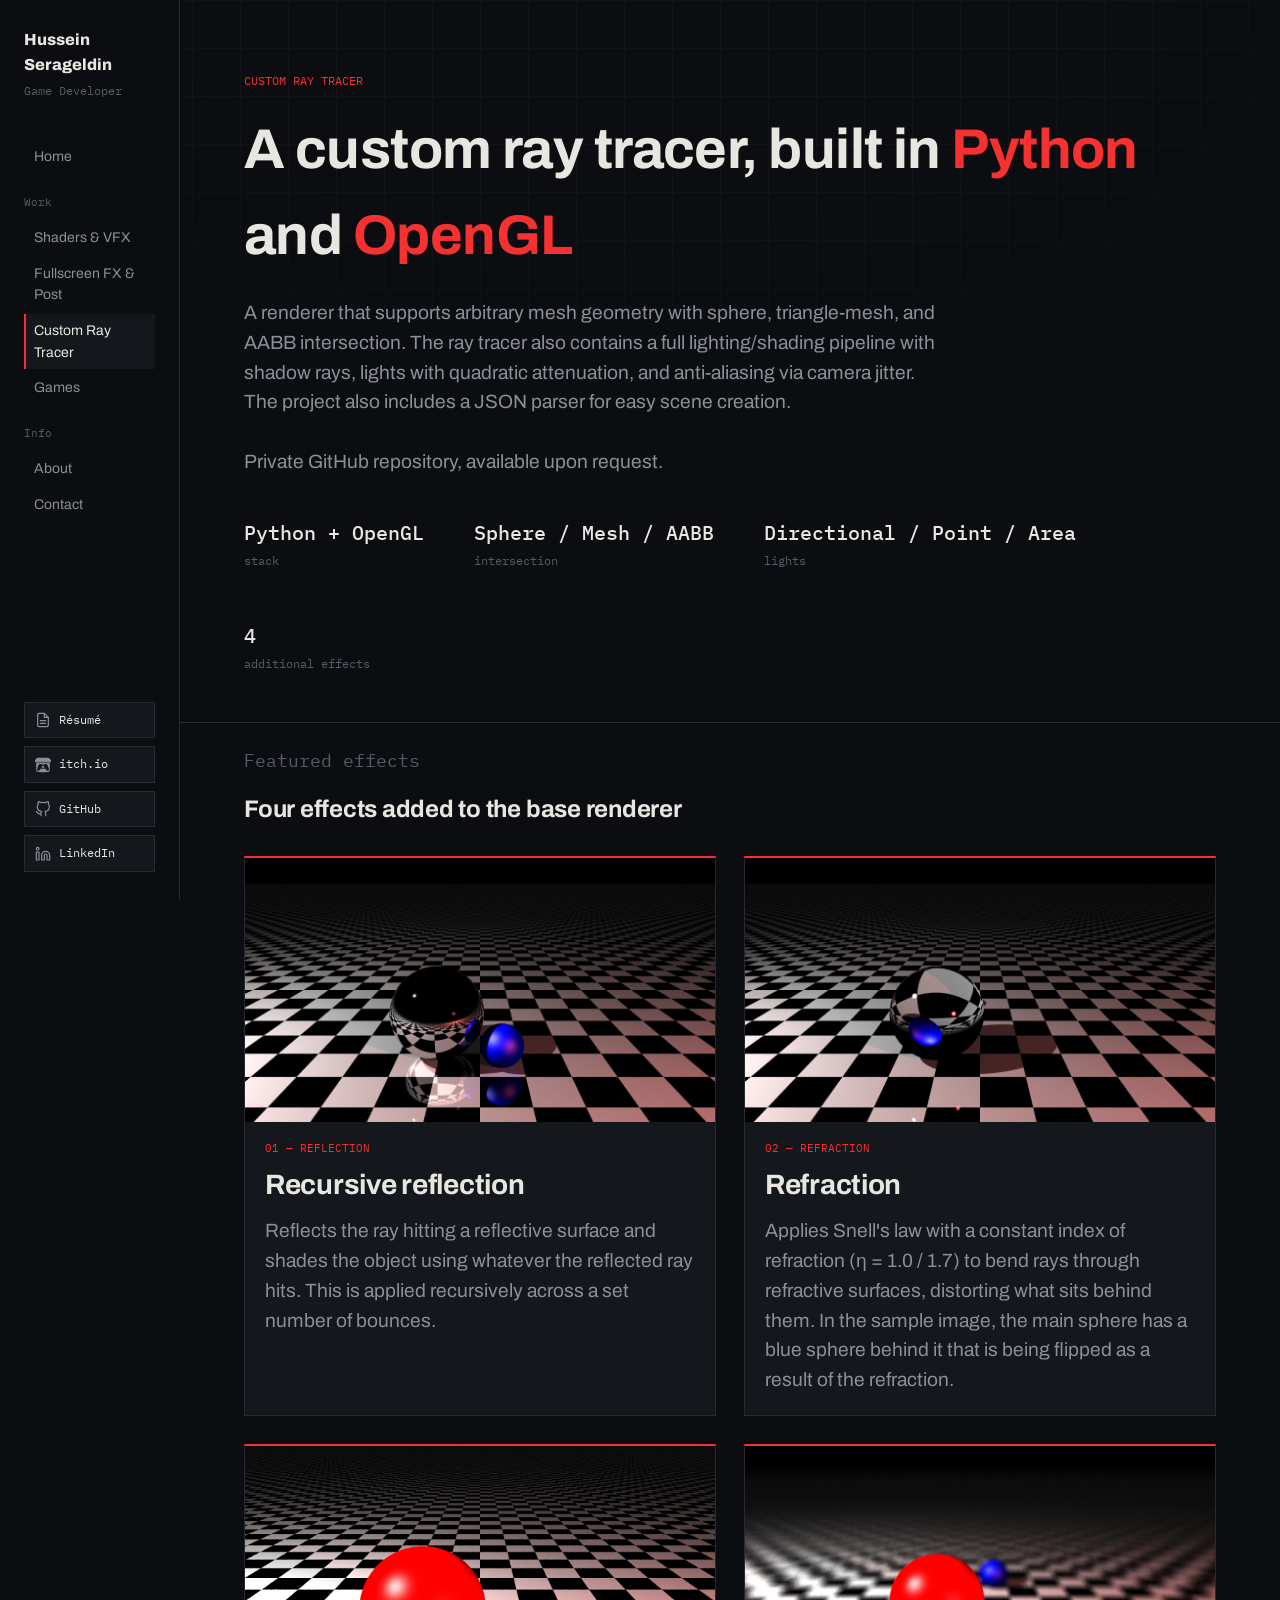
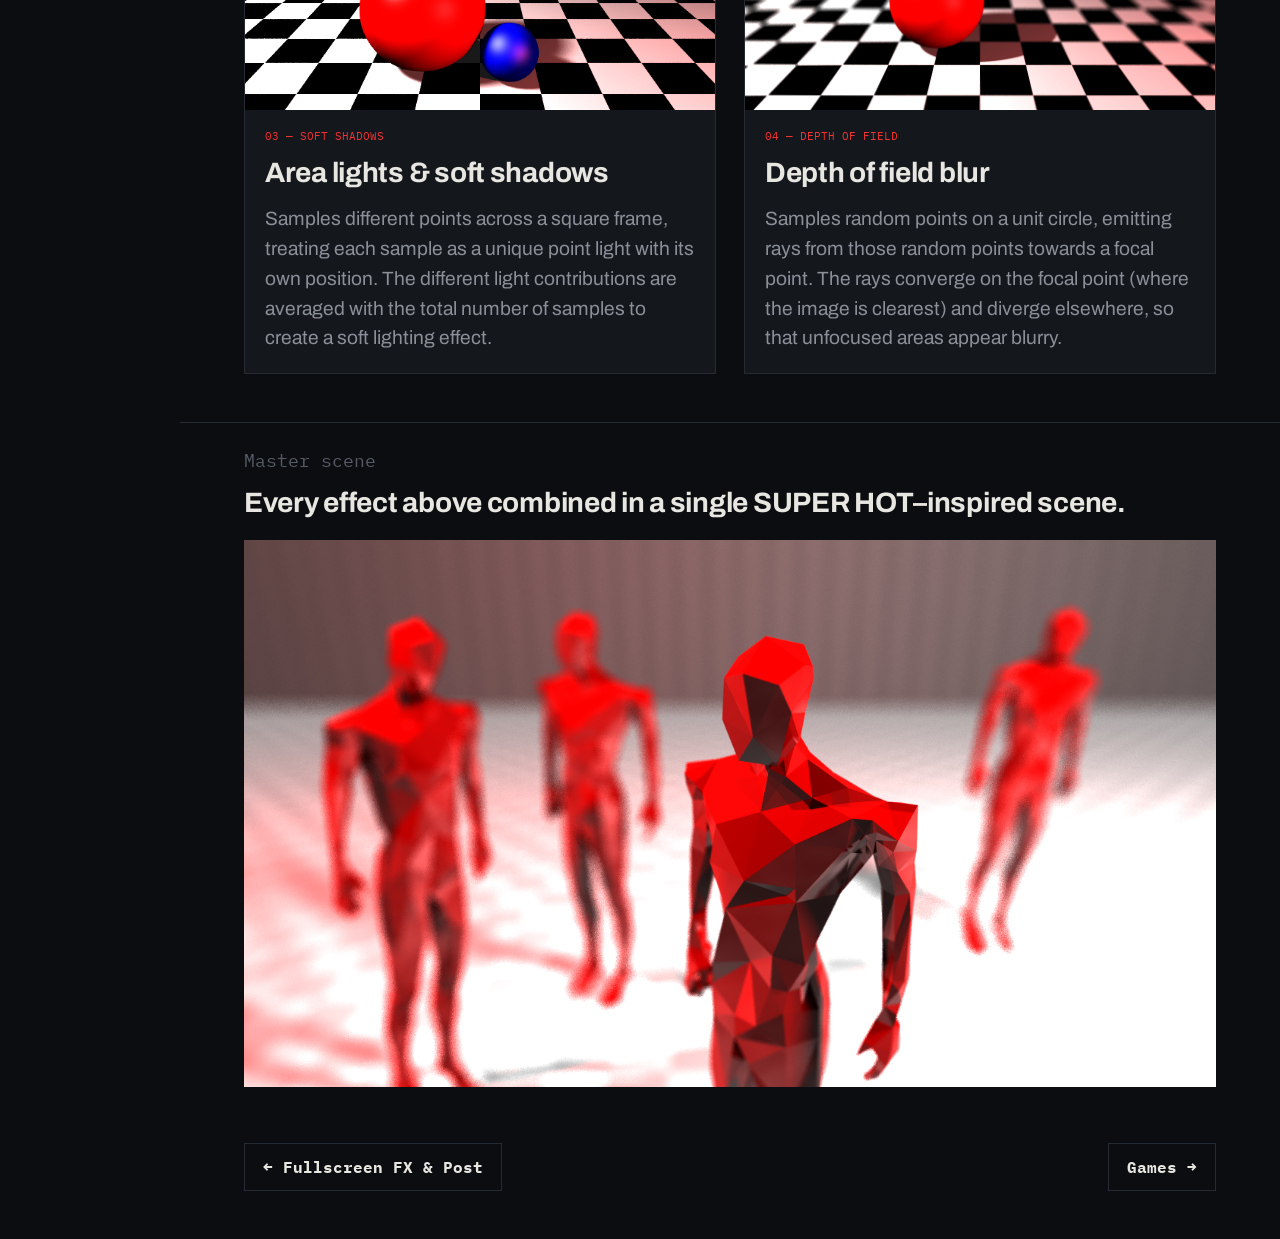
<file: project-raytracer.html>
<!DOCTYPE html>
<html lang="en">
<head>
<meta charset="UTF-8">
<meta name="viewport" content="width=device-width, initial-scale=1.0">
<title>Custom Ray Tracer — Hussein Serageldin</title>
<link rel="stylesheet" href="style.css">
</head>
<body>
<div class="grid-bg"></div>
<button class="rail__toggle" aria-label="Toggle navigation">☰</button>

<div class="shell">
  <aside class="rail">
    <a class="rail__brand" href="index.html">
      <span class="name">Hussein Serageldin</span>
      <span class="role">Game Developer</span>
    </a>
    <nav class="rail__nav">
      <a href="index.html" data-accent="neutral">Home</a>
      <div class="rail__section-label">Work</div>
      <a href="project-shader.html" data-accent="shader">Shaders &amp; VFX</a>
      <a href="project-postfx.html" data-accent="post">Fullscreen FX &amp; Post</a>
      <a href="project-raytracer.html" data-accent="rt" class="active">Custom Ray Tracer</a>
      <a href="index.html#games" data-accent="neutral">Games</a>
      <div class="rail__section-label">Info</div>
      <a href="index.html#about" data-accent="neutral">About</a>
      <a href="index.html#contact" data-accent="neutral">Contact</a>
    </nav>
    <div class="rail__footer">
      <div class="rail__links">
        <a href="https://drive.google.com/drive/folders/1M_noXEOhhQ-ZogdKJG5Q22TNXv6RhpxW?usp=sharing" class="hero-link" target="_blank" rel="noopener">
          <span class="hero-link__icon">
            <img src="media/resumeicon.svg" alt="">
          </span>
          <span>Résumé</span>
        </a>
        <a href="https://averageosiris.itch.io/" class="hero-link">
          <span class="hero-link__icon">
            <img src="media/itchicon.svg" alt="">
          </span>
          <span>itch.io</span>
        </a>
        <a href="https://github.com/HusseinSerag7910" class="hero-link">
          <span class="hero-link__icon">
            <img src="media/githubicon.svg" alt="">
          </span>
          <span>GitHub</span>
        </a>
        <a href="https://www.linkedin.com/in/husseinserag/" class="hero-link">
          <span class="hero-link__icon">
            <img src="media/linkedinicon.svg" alt="">
          </span>
          <span>LinkedIn</span>
        </a>
      </div>
    </div>
  </aside>

  <main>

    <!-- HERO -->
    <section class="section" style="padding-top: 72px; padding-bottom: 48px;">
      <div class="mono" style="font-size:12px; color:var(--rt);">CUSTOM RAY TRACER</div>
      <h1 style="font-size: clamp(32px, 5vw, 56px); margin-top:16px; max-width:28ch;">
        A custom ray tracer, built in <span style="color: var(--rt);">Python</span> and <span style="color: var(--rt);">OpenGL</span>
      </h1>
      <p class="prose" style="--prose-size:24px; margin-top:18px; max-width:64ch;">
        A renderer that supports arbitrary mesh geometry with sphere, triangle-mesh, and AABB intersection. The
        ray tracer also contains a full lighting/shading pipeline with shadow rays, lights with quadratic attenuation, 
        and anti-aliasing via camera jitter. The project also includes a JSON parser for easy scene creation.

        <br><br>
        Private GitHub repository, available upon request.
      </p>

      <div class="readout" style="margin-top:40px; gap: 50px;">
        <div class="readout__item"><b>Python + OpenGL</b>stack</div>
        <div class="readout__item"><b>Sphere / Mesh / AABB</b>intersection</div>
        <div class="readout__item"><b>Directional / Point / Area</b>lights</div>
        <div class="readout__item"><b>4</b>additional effects</div>
      </div>
    </section>

    <!-- FEATURED EFFECTS -->
    <section class="section" style="padding-top: 24px; padding-bottom: 48px;">
      <div class="eyebrow-num">Featured effects</div>
      <h2 style="font-size:24px; margin-top:16px; max-width:45ch;">Four effects added to the base renderer</h2>

      <div class="work-grid effects-grid-2up" style="margin-top:28px; gap: 28px;">

        <div class="work-card" data-accent="rt">
          <div class="work-card__thumb">
            <img src="media/Reflection.png" alt="" loading="lazy"
                 onerror="this.style.display='none'; this.nextElementSibling.style.display='flex';">
            <span class="work-card__thumb-fallback mono">IMAGE / VIDEO</span>
          </div>
          <div class="work-card__body">
            <div class="mono work-card__label" style="color: var(--rt);">01 — REFLECTION</div>
            <h3 class="work-card__title" style="font-size:28px;">Recursive reflection</h3>
            <p class="prose" style="margin-top:14px; --prose-size:24px;">
              Reflects the ray hitting a reflective surface and shades the object using whatever the
              reflected ray hits. This is applied recursively across a set number of bounces.
            </p>
          </div>
        </div>

        <div class="work-card" data-accent="rt">
          <div class="work-card__thumb">
            <img src="media/Redraction.png" alt="" loading="lazy"
                 onerror="this.style.display='none'; this.nextElementSibling.style.display='flex';">
            <span class="work-card__thumb-fallback mono">IMAGE / VIDEO</span>
          </div>
          <div class="work-card__body">
            <div class="mono work-card__label" style="color: var(--rt);">02 — REFRACTION</div>
            <h3 class="work-card__title" style="font-size:28px;">Refraction</h3>
            <p class="prose" style="margin-top:14px; --prose-size:24px;">
              Applies Snell's law with a constant index of refraction (η = 1.0 / 1.7) to
              bend rays through refractive surfaces, distorting what sits behind them. 
              In the sample image, the main sphere has a blue sphere behind it that is being flipped as a result of the refraction.
            </p>
          </div>
        </div>

        <div class="work-card" data-accent="rt">
          <div class="work-card__thumb">
            <img src="media/AreaLight.png" alt="" loading="lazy"
                 onerror="this.style.display='none'; this.nextElementSibling.style.display='flex';">
            <span class="work-card__thumb-fallback mono">IMAGE / VIDEO</span>
          </div>
          <div class="work-card__body">
            <div class="mono work-card__label" style="color: var(--rt);">03 — SOFT SHADOWS</div>
            <h3 class="work-card__title" style="font-size:28px;">Area lights &amp; soft shadows</h3>
            <p class="prose" style="margin-top:14px; --prose-size:24px;">
              Samples different points across a square frame, treating each sample as a unique 
              point light with its own position. The different light contributions are averaged with 
              the total number of samples to create a soft lighting effect.
            </p>
          </div>
        </div>

        <div class="work-card" data-accent="rt">
          <div class="work-card__thumb">
            <img src="media/Dof.png" alt="" loading="lazy"
                 onerror="this.style.display='none'; this.nextElementSibling.style.display='flex';">
            <span class="work-card__thumb-fallback mono">IMAGE / VIDEO</span>
          </div>
          <div class="work-card__body">
            <div class="mono work-card__label" style="color: var(--rt);">04 — DEPTH OF FIELD</div>
            <h3 class="work-card__title" style="font-size:28px;">Depth of field blur</h3>
            <p class="prose" style="margin-top:14px; --prose-size:24px;">
              Samples random points on a unit circle, emitting rays from those 
              random points towards a focal point. The rays converge on the focal point (where the 
              image is clearest) and diverge elsewhere, so that unfocused areas appear blurry.
            </p>
          </div>
        </div>

      </div>
    </section>

    <!-- MASTER SCENE -->
    <section class="section" style="padding-top: 24px; padding-bottom: 48px; border-bottom: none;">
      <div class="eyebrow-num">Master scene</div>
<h3 class="work-card__title" style="font-size:28px;">Every effect above combined in a single SUPER HOT–inspired scene.

</h3>
      <div class="work-card__thumb" style="aspect-ratio:16/9; margin-top:20px; max-width: 1500px;">
        <img src="media/RayTracerRender.png" alt="" loading="lazy"
             onerror="this.style.display='none'; this.nextElementSibling.style.display='flex';">
        <span class="work-card__thumb-fallback mono">IMAGE / VIDEO</span>
      </div>

      <div style="margin-top:56px; display:flex; justify-content:space-between; align-items:center; flex-wrap:wrap; gap:16px;">
        <a class="btn" href="project-postfx.html">← Fullscreen FX &amp; Post</a>
        <a class="btn" href="index.html#games">Games →</a>
      </div>
    </section>

  </main>
</div>

<script src="script.js"></script>
</body>
</html>
</file>
<file: style.css>
@import url('https://fonts.googleapis.com/css2?family=Archivo:ital,wght@0,400;0,500;0,600;0,700;0,800;1,500&family=IBM+Plex+Mono:wght@400;500;600&display=swap');

:root{
  --bg-void:    #0B0D10;
  --bg-panel:   #14171C;
  --bg-panel-2: #1B1F26;
  --line:       #262B33;
  --line-soft:  #1E222A;

  --text:       #E8E6E1;
  --text-dim:   #8A8F98;
  --text-faint: #565C67;

  --shader:     #fe468a;
  --shader-dim: #6B3527;
  --post:       #4AD9C7;
  --post-dim:   #285A53;
  --rt:         hsl(0, 92%, 58%);
  --rt-dim:     #473B6B;
  --gold:       #D4A94A;

  --font-display: 'Archivo', sans-serif;
  --font-mono: 'IBM Plex Mono', monospace;

  --nav-w: 220px;
}

*{ box-sizing: border-box; }
html{ scroll-behavior: smooth; color-scheme: dark; }

::-webkit-scrollbar{ width: 12px; height: 12px; }
::-webkit-scrollbar-track{ background: var(--bg-void); }
::-webkit-scrollbar-thumb{ background: var(--line); border: 3px solid var(--bg-void); border-radius: 8px; }
::-webkit-scrollbar-thumb:hover{ background: var(--text-faint); }

body{
  margin: 0;
  overflow-x: hidden;
  background: var(--bg-void);
  color: var(--text);
  font-family: var(--font-display);
  font-size: 16px;
  line-height: 1.55;
  -webkit-font-smoothing: antialiased;
}

/* faint wireframe grid — literal nod to a 3D viewport, not decoration */
.grid-bg{
  position: fixed;
  inset: 0;
  z-index: 0;
  pointer-events: none;
  background-image:
    linear-gradient(var(--line-soft) 1px, transparent 1px),
    linear-gradient(90deg, var(--line-soft) 1px, transparent 1px);
  background-size: 48px 48px;
  opacity: 0.35;
  mask-image: radial-gradient(ellipse 80% 60% at 50% 0%, black 40%, transparent 90%);
}

a{ color: inherit; text-decoration: none; }

h1,h2,h3,h4{
  font-family: var(--font-display);
  font-weight: 700;
  margin: 0;
  letter-spacing: -0.01em;
}

p{ margin: 0; color: var(--text-dim); max-width: 62ch; }

code, .mono{ font-family: var(--font-mono); }

img, video{ max-width: 100%; display: block; }

::selection{ background: var(--shader); color: var(--bg-void); }

:focus-visible{
  outline: 2px solid var(--text);
  outline-offset: 2px;
}

/* ---------- layout shell ---------- */

.shell{
  display: flex;
  min-height: 100vh;
  position: relative;
  z-index: 1;
}

/* left rail nav*/
.rail{
  width: var(--nav-w);
  flex-shrink: 0;
  border-right: 1px solid var(--line);
  padding: 28px 24px;
  display: flex;
  flex-direction: column;
  gap: 40px;
  position: sticky;
  top: 0;
  height: 100vh;
  background: var(--bg-void);
}

.rail__brand{
  display: block;
}
.rail__brand .name{
  font-size: 18px;
  font-weight: 800;
}
.rail__brand .role{
  display: block;
  margin-top: 4px;
  font-family: var(--font-mono);
  font-size: 14px;
  color: var(--text-faint);
}

.rail__nav{
  display: flex;
  flex-direction: column;
  gap: 2px;
}
.rail__section-label{
  font-family: var(--font-mono);
  font-size: 13px;
  color: var(--text-faint);
  margin: 18px 0 8px;
}
.rail__nav a{
  font-size: 17px;
  color: var(--text-dim);
  padding: 7px 8px 7px 10px;
  border-left: 2px solid transparent;
  transition: color .15s ease, border-color .15s ease, background-color .15s ease;
}
.rail__nav a:hover, .rail__nav a.active{
  color: var(--text);
  background: var(--bg-panel);
}
.rail__nav a[data-accent="shader"]:hover, .rail__nav a[data-accent="shader"].active{ border-left-color: var(--shader); }
.rail__nav a[data-accent="post"]:hover, .rail__nav a[data-accent="post"].active{ border-left-color: var(--post); }
.rail__nav a[data-accent="rt"]:hover, .rail__nav a[data-accent="rt"].active{ border-left-color: var(--rt); }
.rail__nav a[data-accent="neutral"]:hover, .rail__nav a[data-accent="neutral"].active{ border-left-color: var(--text-dim); }

.rail__footer{
  margin-top: auto;
}

.rail__links{
  display: flex;
  flex-direction: column;
  gap: 8px;
}
.rail__links .hero-link{
  flex: none;
  width: 100%;
  padding: 10px 12px;
  font-size: 13px;
  gap: 10px;
}
.rail__links .hero-link__icon{
  width: 18px;
  height: 18px;
}

.rail__toggle{
  display: none;
}

main{
  flex: 1;
  min-width: 0;
}

/* ---------- readout / hud stat ---------- */

.readout{
  display: flex;
  gap: 28px;
  flex-wrap: wrap;
  font-family: var(--font-mono);
  font-size: 12px;
  color: var(--text-faint);
}
.readout__item{ display: flex; flex-direction: column; gap: 4px; }
.readout__item b{
  color: var(--text);
  font-size: 20px;
  font-weight: 500;
  font-family: var(--font-mono);
}

/* ---------- hero (condensed) ---------- */

.hero-compact__intro{ min-width: 0; }
.hero-compact__title{
  font-size: clamp(20px, 2.4vw, max(28px, 1.37vw));
  line-height: 1.2;
  margin-top: 10px;
  max-width: 72ch;
  font-weight: 700;
}
.hero-compact__lede{
  font-size: 20px;
  margin-top: 10px;
  max-width: 62ch;
}

.hero-compact__links{
  display: flex;
  flex-direction: row;
  flex-wrap: wrap;
  gap: 12px;
  margin-top: 28px;
}
.hero-link{
  display: flex;
  align-items: center;
  gap: 16px;
  padding: 16px 20px;
  border: 1px solid var(--line);
  background: var(--bg-panel);
  font-family: var(--font-mono);
  font-size: 16px;
  color: var(--text);
  flex: 1 1 200px;
  transition: border-color .15s ease, background-color .15s ease;
}
.hero-link:hover{ border-color: var(--text-dim); background: var(--bg-panel-2); }
.hero-link__icon{
  width: 24px;
  height: 24px;
  flex-shrink: 0;
  display: flex;
  align-items: center;
  justify-content: center;
  color: var(--text-dim);
  transition: color .15s ease;
}
.hero-link__icon svg, .hero-link__icon img{ width: 100%; height: 100%; }
.hero-link:hover .hero-link__icon{ color: var(--text); }

/* ---------- work (featured category cards) ---------- */

.work-grid{
  display: grid;
  grid-template-columns: repeat(auto-fit, minmax(280px, 1fr));
  gap: 20px;
  margin-top: 24px;
}

.effects-grid-2up{
  grid-template-columns: repeat(2, minmax(0, 1fr));
}

.work-card{
  display: flex;
  flex-direction: column;
  min-width: 0;
  background: var(--bg-panel);
  border: 1px solid var(--line);
  border-top: 2px solid var(--line);
  transition: border-color .15s ease;
}
.work-card:hover{ border-color: var(--text-dim); }
.work-card[data-accent="shader"]{ border-top-color: var(--shader); }
.work-card[data-accent="post"]{ border-top-color: var(--post); }
.work-card[data-accent="rt"]{ border-top-color: var(--rt); }

.work-card__thumb{
  position: relative;
  width: 100%;
  aspect-ratio: 16/9;
  background: var(--bg-panel-2);
  overflow: hidden;
}
.work-card__thumb img, .work-card__thumb video{
  width: 100%;
  height: 100%;
  object-fit: cover;
}
.work-card__thumb-fallback{
  display: none;
  position: absolute;
  inset: 0;
  align-items: center;
  justify-content: center;
  text-align: center;
  padding: 8px;
  font-size: 10px;
  letter-spacing: 0.04em;
  color: var(--text-faint);
  background:
    repeating-linear-gradient(45deg, var(--line-soft) 0 1px, transparent 1px 9px);
}

.work-card__body{ padding: 18px 20px 20px; }
.work-card__label{ font-size: 11px; }
.work-card__title{ font-size: 19px; margin-top: 10px; line-height: 1.25; }
.work-card__link{ margin-top: 16px; font-size: 14px; color: var(--text-dim); }

/* ---------- games (linked thumbnail grid) ---------- */

.game-grid{
  display: grid;
  grid-template-columns: repeat(4, minmax(0, 1fr));
  gap: 32px;
  margin-top: 24px;
}

.game-card{
  display: flex;
  flex-direction: column;
  min-width: 0;
  background: var(--bg-panel);
  border: 1px solid var(--line);
  transition: border-color .15s ease;
}
.game-card:hover{ border-color: var(--text-dim); }

.game-card__thumb{
  position: relative;
  width: 100%;
  min-width: 0;
  aspect-ratio: 130/103;
  background: #000;
  overflow: hidden;
  padding: 8px;
}
.game-card__thumb img{
  width: 100%;
  height: 100%;
  object-fit: contain;
}
.game-card__thumb video{
  width: 100%;
  height: 100%;
  object-fit: cover;
}
.game-card--fill .game-card__thumb{ padding: 0; }
.game-card--fill .game-card__thumb img{ object-fit: cover; }

.game-card__fallback{
  display: none;
  position: absolute;
  inset: 0;
  align-items: center;
  justify-content: center;
  text-align: center;
  padding: 8px;
  font-size: 10px;
  letter-spacing: 0.04em;
  color: var(--text-faint);
  background:
    repeating-linear-gradient(45deg, var(--line-soft) 0 1px, transparent 1px 9px);
}

/* Card text scales with viewport width: unchanged at 2048px (1440p at 125%),
   proportionally larger above that, never below the base size. */
.game-card__body{
  padding: 12px 14px;
  border-top: 1px solid var(--line);
  font-size: clamp(16px, calc(16px + (100vw - 2048px) * 0.0045), 20px);
}
.game-card__title-sm{
  font-size: clamp(16px, calc(16px + (100vw - 2048px) * 0.0045), 20px);
  font-weight: 600;
  color: var(--text);
}
.game-card__accolade{
  display: flex;
  align-items: center;
  gap: 5px;
  margin-top: 6px;
  font-size: clamp(11px, calc(11px + (100vw - 2048px) * 0.003), 13px);
  line-height: 1.4;
  color: var(--gold);
}
.game-card__accolade::before{
  content: '★';
  flex-shrink: 0;
}

/* ---------- now playing (small personality card) ---------- */

.now-playing{
  display: inline-flex;
  align-items: center;
  gap: 12px;
  margin-top: 20px;
  padding: 12px 16px;
  border: 1px solid var(--line);
  background: var(--bg-panel);
}
.now-playing__dot{
  width: 8px;
  height: 8px;
  flex-shrink: 0;
  border-radius: 50%;
  background: var(--post);
  box-shadow: 0 0 0 3px rgba(74, 217, 199, 0.15);
  margin-right: 10px;
  animation: now-playing-pulse 2s ease-in-out infinite;
}
@keyframes now-playing-pulse{
  0%, 100%{ opacity: 1; }
  50%{ opacity: 0.4; }
}
.now-playing__label{
  font-size: 10px;
  letter-spacing: 0.05em;
  color: var(--text-faint);
}
.now-playing__game{
  font-size: 17px;
  font-weight: 700;
  color: var(--text);
  margin-top: 3px;
}

/* ---------- about (bio + tools columns) ---------- */

.about-row{
  display: flex;
  gap: 48px;
  flex-wrap: wrap;
}
.about-main{
  flex: 2 1 480px;
  min-width: 0;
}
.about-main p{ max-width: none; }
.about-tools{
  flex: 1 1 200px;
  min-width: 0;
}

/* ---------- badge (tech / tag pill) ---------- */

.badge{
  display: inline-flex;
  align-items: center;
  padding: 6px 12px;
  border: 1px solid var(--line);
  background: var(--bg-panel);
  font-family: var(--font-mono);
  font-size: 12px;
  color: var(--text-dim);
}
.badge[data-accent="shader"]{ border-color: var(--shader-dim); color: var(--shader); }
.badge[data-accent="post"]{ border-color: var(--post-dim); color: var(--post); }
.badge[data-accent="rt"]{ border-color: var(--rt-dim); color: var(--rt); }

/* ---------- compare slider (before / after drag) ---------- */

.compare-slider__frame{
  position: relative;
  width: 100%;
  overflow: hidden;
  background: #000;
  --pos: 50%;
}
.compare-slider__frame img{
  position: absolute;
  inset: 0;
  width: 100%;
  height: 100%;
  object-fit: cover;
  display: block;
  pointer-events: none;
}
.compare-slider__before{ z-index: 1; }
.compare-slider__after{
  z-index: 2;
  clip-path: inset(0 calc(100% - var(--pos)) 0 0);
}
.compare-slider__fallback{
  display: none;
  position: absolute;
  inset: 0;
  z-index: 1;
  align-items: center;
  justify-content: center;
  text-align: center;
  padding: 8px;
  font-size: 10px;
  letter-spacing: 0.04em;
  color: var(--text-faint);
  background:
    repeating-linear-gradient(45deg, var(--line-soft) 0 1px, transparent 1px 9px);
}
.compare-slider__tag{
  position: absolute;
  top: 10px;
  z-index: 3;
  font-family: var(--font-mono);
  font-size: 10px;
  letter-spacing: 0.05em;
  color: var(--text);
  background: rgba(0, 0, 0, 0.55);
  padding: 3px 8px;
  pointer-events: none;
}
.compare-slider__tag--before{ left: 10px; }
.compare-slider__tag--after{ right: 10px; }
.compare-slider__divider{
  position: absolute;
  top: 0;
  bottom: 0;
  left: var(--pos);
  width: 2px;
  background: var(--text);
  transform: translateX(-1px);
  z-index: 4;
  pointer-events: none;
}
.compare-slider__divider::before{
  content: '';
  position: absolute;
  top: 50%;
  left: 50%;
  width: 28px;
  height: 28px;
  border-radius: 50%;
  background: var(--text);
  transform: translate(-50%, -50%);
}
.compare-slider__input{
  position: absolute;
  inset: 0;
  z-index: 5;
  width: 100%;
  height: 100%;
  margin: 0;
  opacity: 0;
  cursor: ew-resize;
  -webkit-appearance: none;
  appearance: none;
}

/* ---------- prose (body paragraphs on project pages) ---------- */

.prose{
  font-size: clamp(
    calc(var(--prose-size, 17px) * 0.8),
    calc(var(--prose-size, 17px) * 0.87 + (100vw - 1536px) * 0.0113),
    calc(var(--prose-size, 17px) * 1.5)
  );
}

@media (max-width: 1600px){
  :root{
    --nav-w: 180px;
  }
  .rail__brand .name{ font-size: 16px; }
  .rail__brand .role{ font-size: 12px; }
  .rail__section-label{ font-size: 11px; }
  .rail__nav a{ font-size: 14px; padding: 6px 6px 6px 8px; }
  .rail__links .hero-link{ font-size: 12px; padding: 8px 10px; gap: 8px; }
  .rail__links .hero-link__icon{ width: 16px; height: 16px; }
}

/* ---------- panel (replaces "card") ---------- */

.panel{
  background: var(--bg-panel);
  border: 1px solid var(--line);
  border-left: 2px solid var(--line);
  padding: 28px;
}
.panel[data-accent="shader"]{ border-left-color: var(--shader); }
.panel[data-accent="post"]{ border-left-color: var(--post); }
.panel[data-accent="rt"]{ border-left-color: var(--rt); }

/* ---------- buttons / links ---------- */

.btn{
  display: inline-flex;
  align-items: center;
  gap: 8px;
  padding: 11px 18px;
  border: 1px solid var(--line);
  font-family: var(--font-mono);
  font-size: 16px;
  font-weight: 700;
  color: var(--text);
  background: transparent;
  transition: border-color .15s ease, background-color .15s ease;
}
.btn:hover{ border-color: var(--text-dim); background: var(--bg-panel); }
.btn--solid{ background: var(--text); color: var(--bg-void); border-color: var(--text); }
.btn--solid:hover{ background: var(--text); opacity: .85; }

/* ---------- utility ---------- */

.section{ padding: 96px 64px; border-bottom: 1px solid var(--line); }
.section:last-of-type{ border-bottom: none; }
.eyebrow-num{
  font-family: var(--font-mono);
  font-size: 18px;
  color: var(--text-faint);
}

.card-carousel{ display: grid; }

.pair-grid{
  display: grid;
  grid-template-columns: repeat(2, minmax(0, 1fr));
  gap: 16px;
  align-items: start;
}
@media (max-width: 860px){
  .pair-grid{ grid-template-columns: minmax(0, 1fr); }
}

.stack-grid{
  display: grid;
  grid-template-columns: repeat(3, minmax(240px, 1fr));
}

@media (max-width: 860px){
  .stack-grid{
    grid-template-columns: 1fr;
  }
  .effects-grid-2up{
    grid-template-columns: 1fr;
  }
  .card-carousel{
    display: flex;
    flex-wrap: nowrap;
    overflow-x: auto;
    -webkit-overflow-scrolling: touch;
    scroll-snap-type: x mandatory;
    padding-bottom: 10px;
    margin-left: -24px;
    margin-right: -24px;
    padding-left: 24px;
    padding-right: 24px;
  }
  .card-carousel > *{
    flex: 0 0 78%;
    scroll-snap-align: start;
  }

  .rail{
    position: fixed;
    left: 0; top: 0;
    height: 100vh;
    transform: translateX(-100%);
    transition: transform .2s ease;
    z-index: 20;
    box-shadow: 40px 0 60px rgba(0,0,0,0.4);
  }
  .rail.open{ transform: translateX(0); }
  .rail__toggle{
    display: flex;
    position: fixed;
    top: 18px; left: 18px;
    z-index: 21;
    width: 40px; height: 40px;
    align-items: center; justify-content: center;
    background: var(--bg-panel);
    border: 1px solid var(--line);
    color: var(--text);
    font-family: var(--font-mono);
    cursor: pointer;
  }
  .section{ padding: 72px 24px; }
  .game-grid{ grid-template-columns: repeat(2, 1fr); }

  #about{
    display: flex;
    flex-direction: column;
  }
  #about .about-row{
    display: contents;
  }
  #about .about-main,
  #about .about-tools{
    flex: 0 0 auto;
    width: 100%;
    max-width: none;
  }
  #about .eyebrow-num.about-main{ order: 1; }
  #about .about-main:not(.eyebrow-num){ order: 2; margin-top: 8px; }
  #about .eyebrow-num.about-tools{ order: 3; margin-top: 32px; }
  #about .about-tools:not(.eyebrow-num){ order: 4; margin-top: 8px; }
}

@media (min-width: 861px) and (max-width: 1080px){
  .game-grid{ grid-template-columns: repeat(3, 1fr); }
}
</file>
